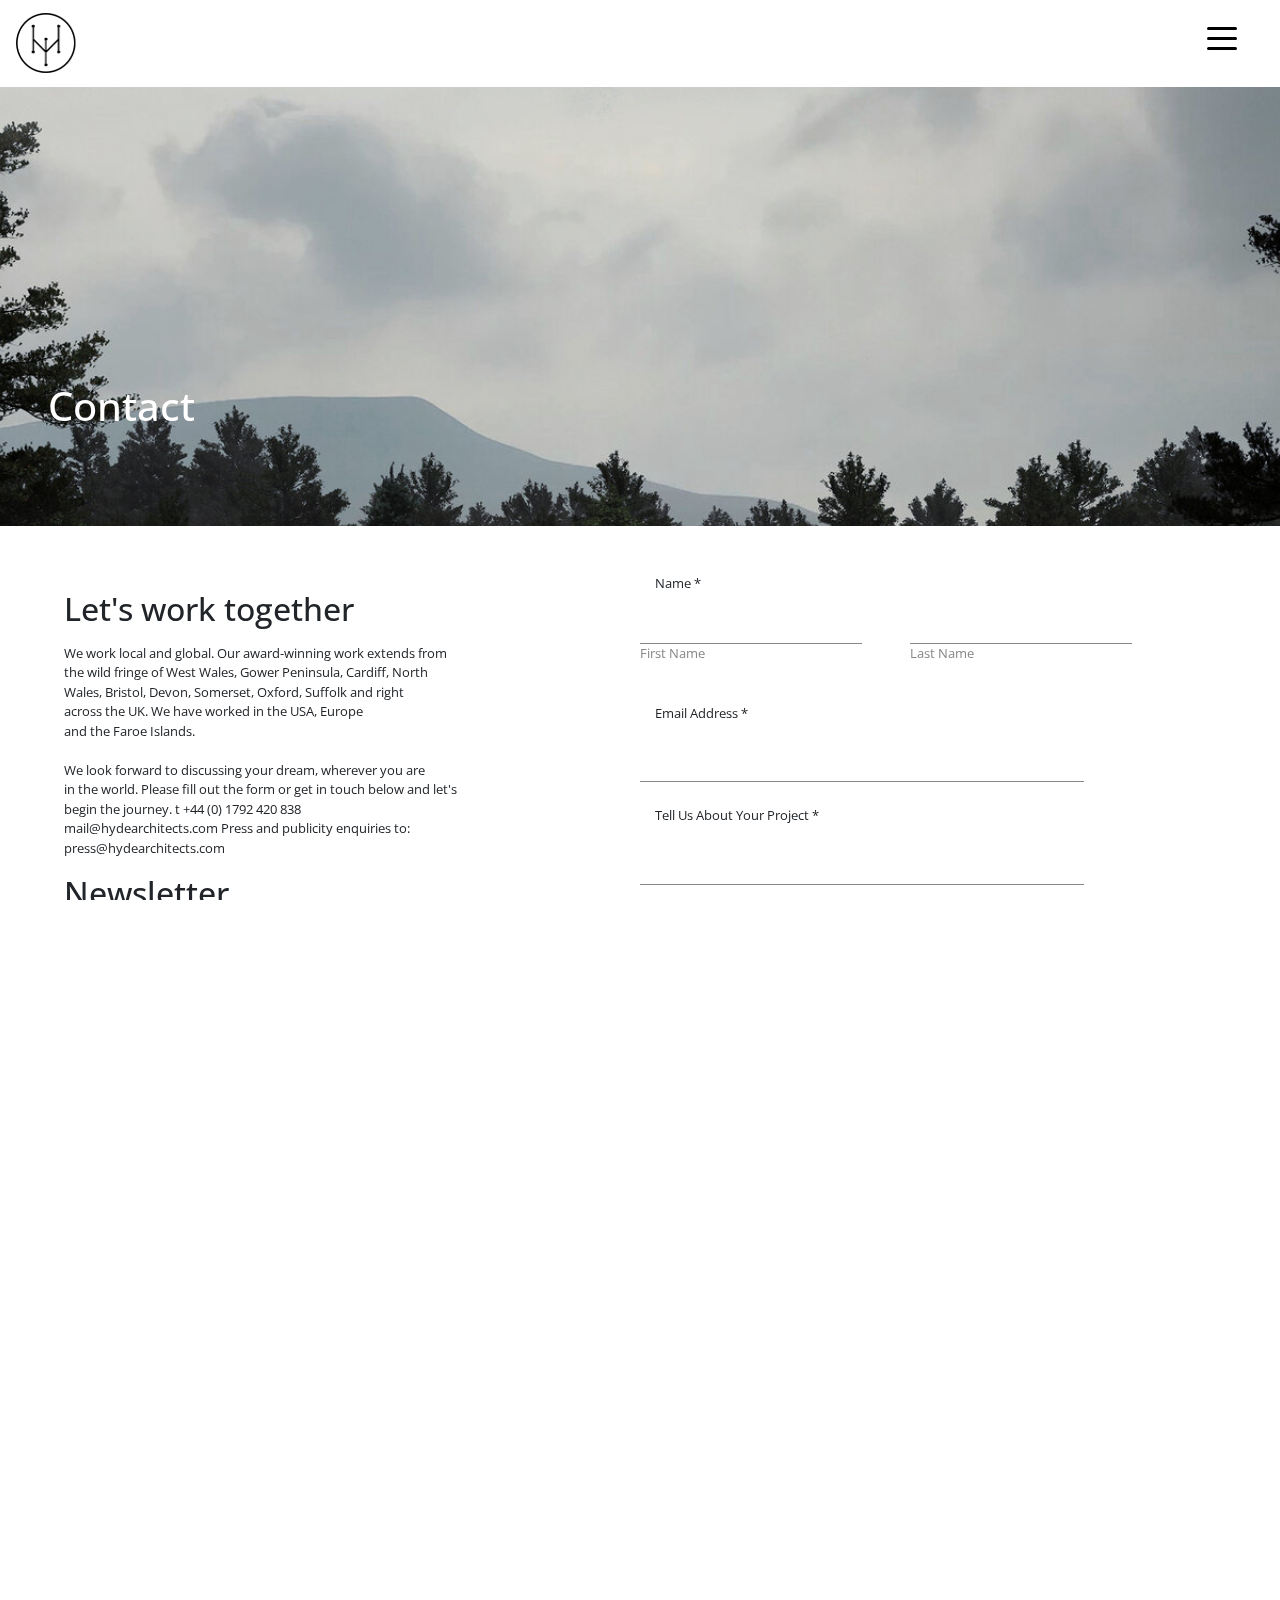
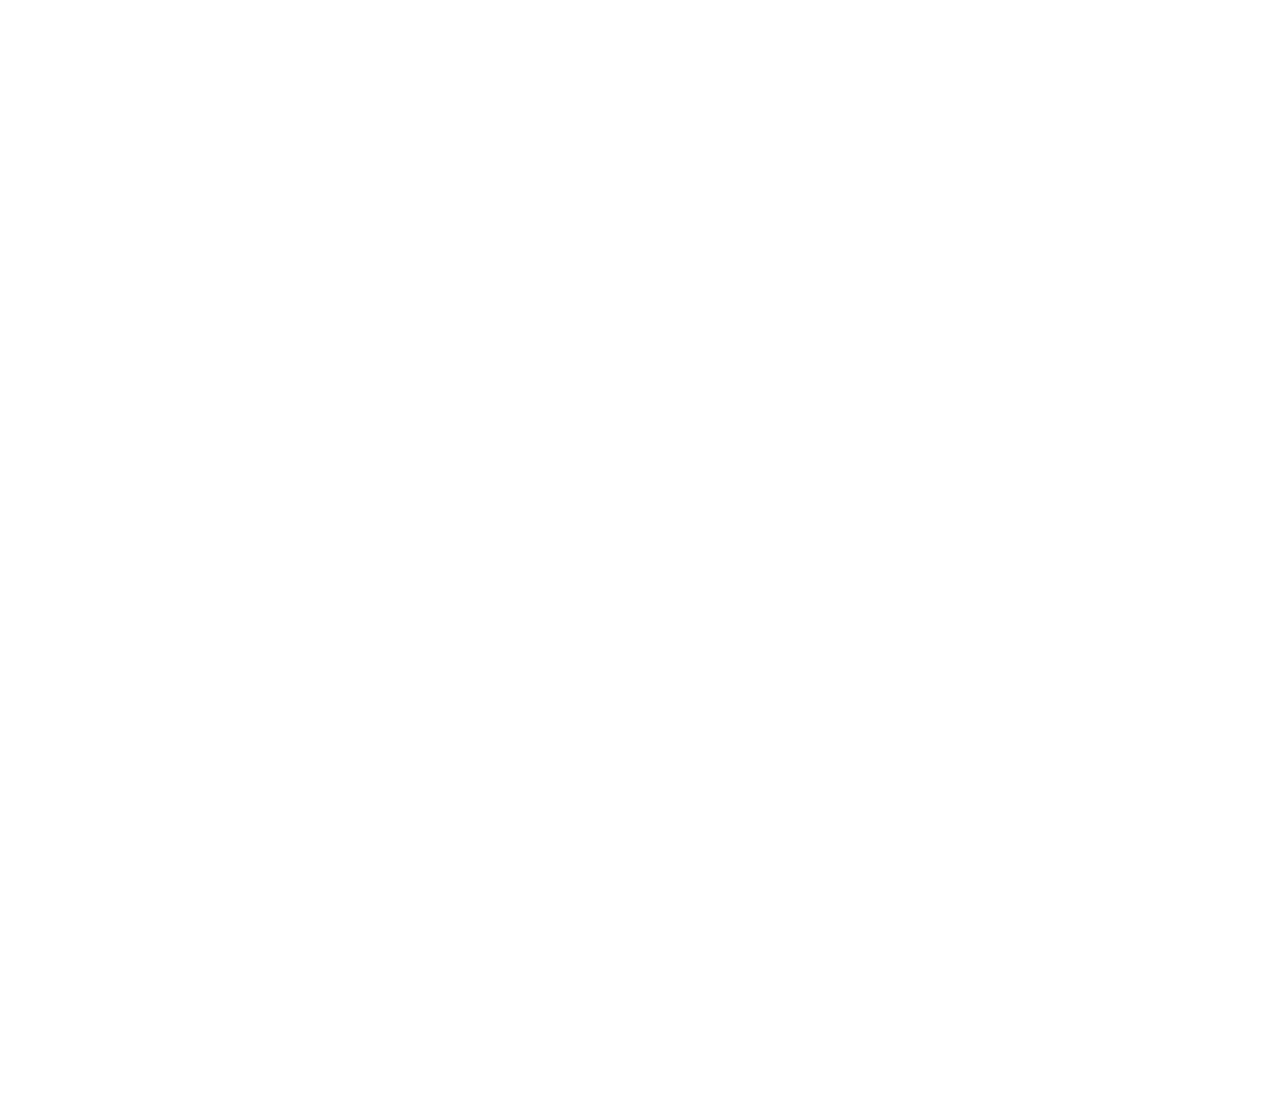
<file: contacts.html>
<!DOCTYPE html>
<html lang="en" style="overflow: hidden">
  <head>
    <meta charset="UTF-8" />
    <meta name="viewport" content="width=device-width, initial-scale=1.0" />
    <script
      src="https://code.jquery.com/jquery-3.5.1.slim.min.js"
      integrity="sha384-DfXdz2htPH0lsSSs5nCTpuj/zy4C+OGpamoFVy38MVBnE+IbbVYUew+OrCXaRkfj"
      crossorigin="anonymous"
    ></script>
    <script
      src="https://cdn.jsdelivr.net/npm/bootstrap@4.5.3/dist/js/bootstrap.bundle.min.js"
      integrity="sha384-ho+j7jyWK8fNQe+A12Hb8AhRq26LrZ/JpcUGGOn+Y7RsweNrtN/tE3MoK7ZeZDyx"
      crossorigin="anonymous"
    ></script>
    <link
      rel="stylesheet"
      href="https://maxcdn.bootstrapcdn.com/bootstrap/4.0.0/css/bootstrap.min.css"
      integrity="sha384-Gn5384xqQ1aoWXA+058RXPxPg6fy4IWvTNh0E263XmFcJlSAwiGgFAW/dAiS6JXm"
      crossorigin="anonymous"
    />
    <link
      rel="stylesheet"
      href="https://cdn.jsdelivr.net/npm/bootstrap-icons@1.3.0/font/bootstrap-icons.css"
    />
    <link
      rel="stylesheet"
      href="https://stackpath.bootstrapcdn.com/font-awesome/4.7.0/css/font-awesome.min.css"
      integrity="sha384-wvfXpqpZZVQGK6TAh5PVlGOfQNHSoD2xbE+QkPxCAFlNEevoEH3Sl0sibVcOQVnN"
      crossorigin="anonymous"
    />
    <link rel="preconnect" href="https://fonts.gstatic.com" />
    <link
      href="https://fonts.googleapis.com/css2?family=Open+Sans:wght@300&display=swap"
      rel="stylesheet"
    />
    <link rel="stylesheet" href="css/styles.css" />
    <link rel="stylesheet" href="css/menu.css" />
    <link rel="stylesheet" href="css/contacts.css" />
    <title>Document</title>
  </head>
  <body>
    <nav class="navbar navbar-expand-lg navbar-light bg-white mb-5 pb-5">
      <a class="navbar-brand" href="index.html"
        ><img class="Mobile-bar-branding-logo" src="/images/logo.png"
      /></a>
      <div class="menu-container">
        <input type="checkbox" class="toggler" />
        <div class="hamburger">
          <div></div>
        </div>
        <div class="menu">
          <div>
            <div>
              <ul>
                <li>
                  <a href="index.html">Home</a>
                </li>
                <li>
                  <a href="works.html">Works</a>
                </li>
                <li>
                  <a href="objects.html">Objects</a>
                </li>
                <li>
                  <a href="journal.html">Journal</a>
                </li>
                <li>
                  <a href="studio.html">Studio</a>
                </li>
                <li>
                  <a href="contacts.html">Contact</a>
                </li>
              </ul>
            </div>
          </div>
        </div>
      </div>
    </nav>
    <div class="parallax mt-3 pt-3">
      <div class="mt-5 pt-5">
        <h1 class="align-text-bottom mt-5 p-5 text-white">Contact</h1>
      </div>

      <div class="content-outer">
        <div class="content-inner">
          <div class="m-5 pt-5">
            <div class="row">
              <div class="col-sm">
                <h2 class="m-3">Let's work together</h2>
                <p class="text-justify text-left m-3">
                  We work local and global. Our award-winning work extends from
                  <br />the wild fringe of West Wales, Gower Peninsula, Cardiff,
                  North <br />Wales, Bristol, Devon, Somerset, Oxford, Suffolk
                  and right<br />
                  across the UK. We have worked in the USA, Europe<br />
                  and the Faroe Islands. <br /><br />
                  We look forward to discussing your dream, wherever you are<br />
                  in the world. Please fill out the form or get in touch below
                  and let's <br />begin the journey. t +44 (0) 1792 420 838<br />
                  mail@hydearchitects.com Press and publicity enquiries to:<br />
                  press@hydearchitects.com
                </p>
                <h2 class="m-3">Newsletter</h2>
                <p class="text-justify text-left m-3">
                  Our newsletter is here to inspire you.<br />
                  A curation of good things.
                </p>
                <div class="col-sm m-3 mt-5">
                  <div class="row">
                    <div>
                      <input
                        class="inp"
                        placeholder="Email Address"
                        style="color: #888"
                      />
                    </div>
                    <div>
                      <h6 class="ml-2">Sign Up</h6>
                    </div>
                  </div>
                </div>
                <p class="mt-3 ml-3">We respect your privacy</p>
              </div>

              <div class="col-sm">
                <p>Name *</p>
                <div class="row">
                  <div>
                    <input class="inp mr-5" placeholder="" style="color: #888" />
                    <p style="color: #888;">First Name</p>
                  </div>
                  <div>
                    <input class="inp" placeholder="" style="color: #888" />
                    <p style="color: #888;">Last Name</p>
                  </div>
                </div>
                  
                  <p class="mt-4 mb-4">Email Address *</p>
                  <div class="row">
                  <input class="inp" placeholder="" style="color: #888" />
                  <input class="inp" placeholder="" style="color: #888" />
                  </div>

                  <p class="mt-4 mb-4">Tell Us About Your Project *</p>
                  <div class="row">
                  <input class="inp" placeholder="" style="color: #888" />
                  <input class="inp" placeholder="" style="color: #888" />
                  </div>

                  <div class="btn-group mt-4" aria-label="Basic outlined example">
                    <button type="button" class="btn btn-outline-black" style="background-color: transparent;border-color: black;">
                      Submit
                    </button>
                
              </div>
            </div>
          </div>
        </div>
      </div>
          <!-- below Image -->
          <div>
            <h3 class="text-justify text-center text-white centeredd ">We are always interested to hear from exceptionally talented people to join our team.</h3>  
     <img src="/images/hyde-and-hyde-utsuroi-house.jpg" height="50%" style="width: 100%;
     height: auto; max-height: 50vw;">
  <hr class="mb-3 mt-3"> 
  <div class="btn-group centered" aria-label="Basic outlined example">
      <button type="button" class="btn btn-outline-black " style="background-color: transparent;border-color: white">
        <p class="text-white text-center"> See current Openings </p> 
      </button>  
 
  </div>
</div>
      <!-- footer -->
      <footer class="bg-white mt-5">
        <div class="container">
          <div class="row">
            <div class="col-sm">
              <h3>Cardiff</h3>
              <p>
                Hyde + Hyde Architects<br />
                Sophia House<br />
                28 Cathedral Road<br />
                Cardiff<br />
                CF11 9LJ <br /><br />Map
              </p>
            </div>
            <div class="col-sm">
              <h3>Swansea</h3>
              <p>
                Hyde + Hyde Architects <br />
                Royal Buildings <br />
                10 Princess Way <br />
                Swansea SA1 3LW <br /><br />
                Map
              </p>
            </div>
            <div class="col-sm">
              <h3>Oxford</h3>
              <p>
                Hyde + Hyde Architects <br />
                Belsyre Court, 1st Floor <br />57 Woodstock Road<br />
                Oxford <br />OX2 6HJ<br /><br />
                Map
              </p>
            </div>
            <div class="col-sm"></div>
          </div>
          <div class="row mt-5">
            <div class="col-sm">
              <h3>Information</h3>
              <p>
                Newsletter<br />
                Opportunities <br />
                Privacy + Terms<br />
                Recognition<br />
                Sustainability<br />
              </p>
            </div>
            <div class="col-sm">
              <h3>Contact</h3>
              <p>
                t +44 (0) 1792 420 838 mail@hydearchitects.com
                <br />
                Press and publicity enquiries to press@hydearchitects.com
              </p>
            </div>
            <div class="col-sm">
              <h3>Subscribe</h3>
              <br />
              <p>
                Our newsletter is here to inspire you. A curation of good
                things.
              </p>
              <input
                type="text"
                placeholder="Email address"
                class="placeholder"
              />
              <p class="text-dark pt-2">Subscribe</p>
            </div>
            <div class="col-sm">
              <h3>Social</h3>
              <p>
                Instagram<br />
                Twitter<br />
                Pinterest<br />Facebook
              </p>
            </div>
          </div>
          <div class="row pt-5 pb-0">
            <p class="text-bottom bot">
              Site by The Printer's Son <br />
              Copyright &copy; 2006-2021.<br />
              Hyde + Hyde Architects.
            </p>
            <p class="text-bottom botplot">Top of page</p>
          </div>
          <div class="row">
            <img
              class="logoImg"
              src="images/ribalogo.jpg"
              height="70px"
              width="70px"
            />
          </div>
        </div>
      </footer>

      <!-- first par div -->
    </div>
  </body>
</html>
</file>
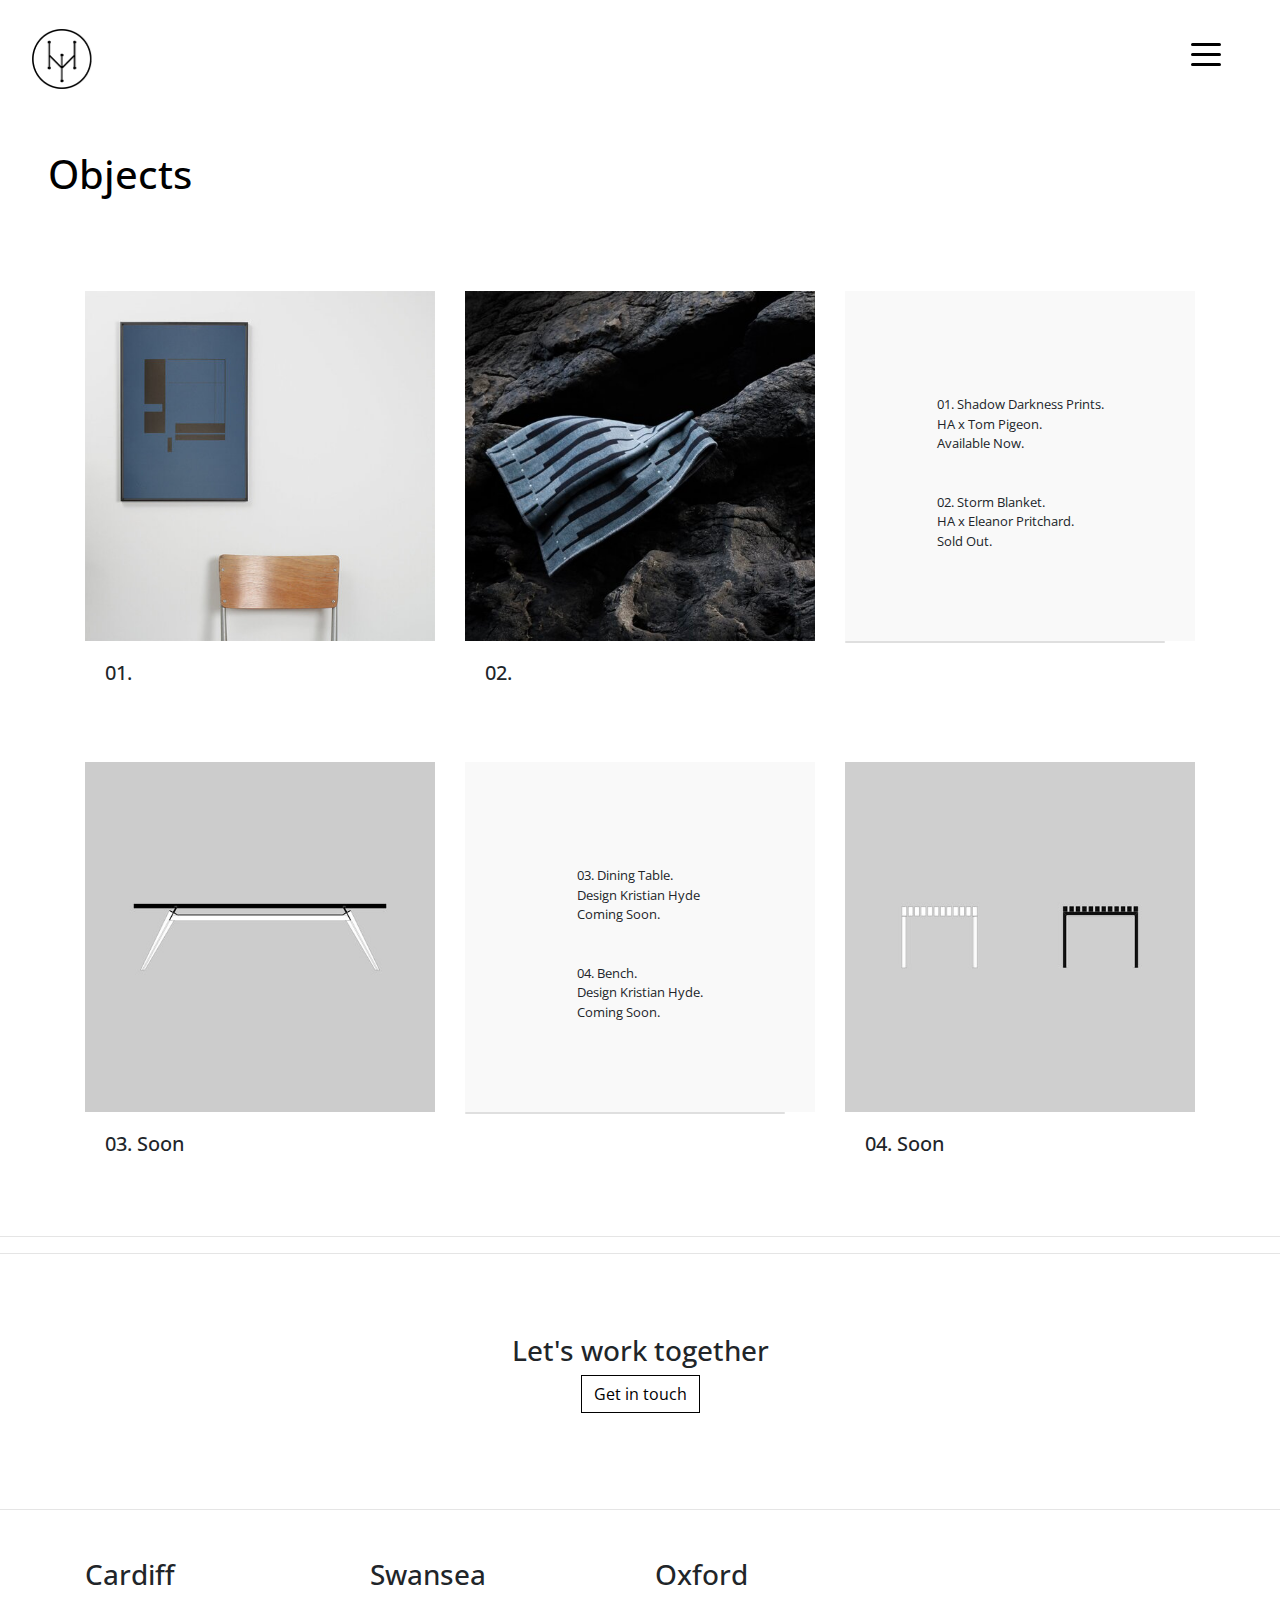
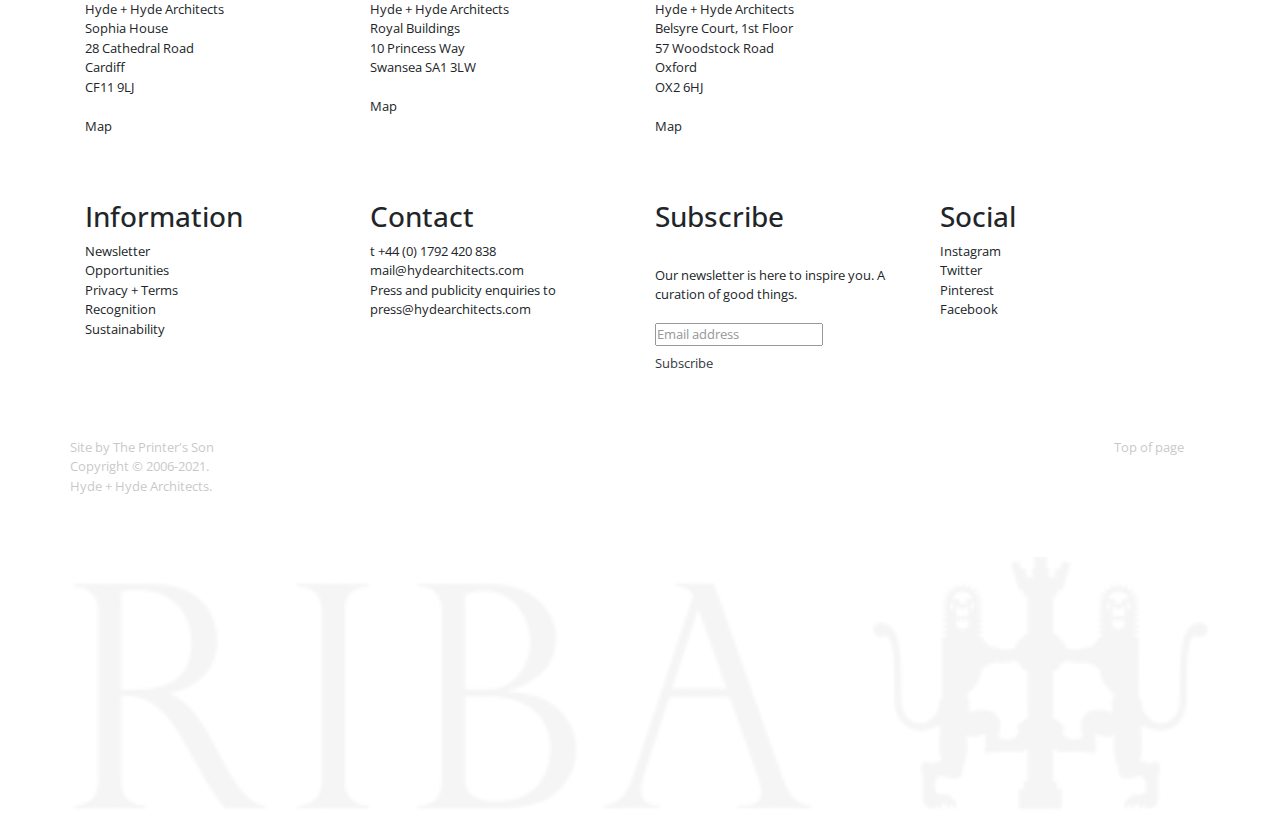
<file: objects.html>
<!DOCTYPE html>
<html lang="en">
  <head>
    <meta charset="UTF-8" />
    <meta name="viewport" content="width=device-width, initial-scale=1.0" />
    <script
      src="https://code.jquery.com/jquery-3.5.1.slim.min.js"
      integrity="sha384-DfXdz2htPH0lsSSs5nCTpuj/zy4C+OGpamoFVy38MVBnE+IbbVYUew+OrCXaRkfj"
      crossorigin="anonymous"
    ></script>
    <script
      src="https://cdn.jsdelivr.net/npm/bootstrap@4.5.3/dist/js/bootstrap.bundle.min.js"
      integrity="sha384-ho+j7jyWK8fNQe+A12Hb8AhRq26LrZ/JpcUGGOn+Y7RsweNrtN/tE3MoK7ZeZDyx"
      crossorigin="anonymous"
    ></script>
    <link
      rel="stylesheet"
      href="https://maxcdn.bootstrapcdn.com/bootstrap/4.0.0/css/bootstrap.min.css"
      integrity="sha384-Gn5384xqQ1aoWXA+058RXPxPg6fy4IWvTNh0E263XmFcJlSAwiGgFAW/dAiS6JXm"
      crossorigin="anonymous"
    />
    <link
      rel="stylesheet"
      href="https://cdn.jsdelivr.net/npm/bootstrap-icons@1.3.0/font/bootstrap-icons.css"
    />
    <link
      rel="stylesheet"
      href="https://stackpath.bootstrapcdn.com/font-awesome/4.7.0/css/font-awesome.min.css"
      integrity="sha384-wvfXpqpZZVQGK6TAh5PVlGOfQNHSoD2xbE+QkPxCAFlNEevoEH3Sl0sibVcOQVnN"
      crossorigin="anonymous"
    />
    <link rel="preconnect" href="https://fonts.gstatic.com" />
    <link
      href="https://fonts.googleapis.com/css2?family=Open+Sans:wght@300&display=swap"
      rel="stylesheet"
    />
    <link rel="stylesheet" href="css/styles.css" />
    <link rel="stylesheet" href="css/menu.css" />
    <title>Document</title>
  </head>
  <body style="margin: 0; padding: 0">
    <nav class="navbar navbar-expand-lg navbar-light bg-white m-3">
      <a class="navbar-brand" href="index.html"
        ><img class="Mobile-bar-branding-logo" src="/images/logo.png"
      /></a>
      <div class="menu-container">
        <input type="checkbox" class="toggler" />
        <div class="hamburger">
          <div></div>
        </div>
        <div class="menu">
          <div>
            <div>
              <ul>
                <li>
                  <a href="index.html">Home</a>
                </li>
                <li>
                  <a href="works.html">Works</a>
                </li>
                <li>
                  <a href="objects.html">Objects</a>
                </li>
                <li>
                  <a href="journal.html">Journal</a>
                </li>
                <li>
                  <a href="studio.html">Studio</a>
                </li>
                <li>
                  <a href="contacts.html">Contact</a>
                </li>
              </ul>
            </div>
          </div>
        </div>
      </div>
    </nav>
    <div class="m-5">
      <h1 style="color: black; display: flex; justify-content: flex-start">
        Objects
      </h1>
    </div>

    <div class="container fluid mb-5">
      <div class="row">
        <div class="col-sm">
          <img
            class="card-img-top"
            src="/images/object01.jpg"
            alt="Card image cap"
          />
          <div class="card border-0" style="width: 20rem">
            <div class="card-body">
              <h5 class="card-title">01.</h5>
            </div>
          </div>
        </div>

        <div class="col-sm">
          <img
            class="card-img-top"
            src="/images/object02.jpg"
            alt="Card image cap"
          />
          <div class="card border-0" style="width: 20rem">
            <div class="card-body">
              <h5 class="card-title">02.</h5>
            </div>
          </div>
        </div>

        <div class="col-sm">
          <img src="images/grayback.jpg" alt="Flying Kites" />
          <div class="centered" style="background-color: #f9f9f9;">
            <p>
              01. Shadow Darkness Prints.<br />
              HA x Tom Pigeon. <br />
              Available Now.<br />
              <br /><br />
              02. Storm Blanket.<br />
              HA x Eleanor Pritchard.<br />
              Sold Out.<br />
            </p>
          </div>
          <div class="card" style="width: 20rem"></div>
        </div>
      </div>
      <div class="row">
        <div class="col-sm">
          <img
            class="card-img-top"
            src="/images/object03.jpg"
            alt="Card image cap"
          />
          <div class="card border-0" style="width: 20rem">
            <div class="card-body">
              <h5 class="card-title">03. Soon</h5>
            </div>
          </div>
        </div>

        

        <div class="col-sm">
          <img src="images/grayback.jpg" alt="Flying Kites" />
          <div class="centered" style="background-color: #f9f9f9;">
            <p>
              03. Dining Table.<br />
              Design Kristian Hyde <br />
              Coming Soon.<br />
              <br /><br />
              04. Bench.<br />
              Design Kristian Hyde.<br />
              Coming Soon.<br />
            </p>
          </div>
          <div class="card" style="width: 20rem"></div>
        </div>

        <div class="col-sm">
            <img
              class="card-img-top"
              src="/images/object04.jpg"
              alt="Card image cap"
            />
            <div class="card border-0" style="width: 20rem">
              <div class="card-body">
                <h5 class="card-title">04. Soon</h5>
              </div>
            </div>
          </div>
      </div>
    </div>
    <hr class="mt-3 mb-3">
    <hr class="mt-3 mb-3">
    <div class="hero jumbotron text-center bg-white">
        <h3>Let's work together</h3>
        <div class="btn-group" aria-label="Basic outlined example">
            <button type="button" class="btn btn-outline-black" style="border-color: black; background-color: transparent; border-radius: 0;">Get in touch</button>
          </div>
    </div>
    <hr class="mb-3 mt-3">


    </div>


    <!-- footer -->
    <footer class="bg-white mt-5">
        <div class="container">
          <div class="row">
            <div class="col-sm">
              <h3>Cardiff</h3>
              <p>
                Hyde + Hyde Architects<br >
                Sophia House<br>
                28 Cathedral Road<br >
                Cardiff<br >
                CF11 9LJ <br><br>Map
              </p>
            </div>
            <div class="col-sm">
              <h3>Swansea</h3>
              <p>
                Hyde + Hyde Architects <br />
                Royal Buildings <br>
                10 Princess Way <br>
                Swansea SA1 3LW <br><br>
                Map
              </p>
            </div>
            <div class="col-sm">
              <h3>Oxford</h3>
              <p>
                Hyde + Hyde Architects <br>
                Belsyre Court, 1st Floor <br>57 Woodstock Road<br>
                Oxford <br>OX2 6HJ<br><br>
                Map
              </p>
            </div>
            <div class="col-sm">

            </div>
          </div>
          <div class="row mt-5">
            <div class="col-sm">
              <h3>Information</h3>
              <p>
                Newsletter<br>
                Opportunities <br>
                Privacy + Terms<br>
                Recognition<br>
                Sustainability<br>
              </p>
            </div>
            <div class="col-sm">
              <h3>Contact</h3>
              <p>
                t +44 (0) 1792 420 838 mail@hydearchitects.com
                <br>
                Press and publicity enquiries to press@hydearchitects.com
              </p>
            </div>
            <div class="col-sm">
                <h3>Subscribe</h3>
                <br> <p>Our newsletter is here to inspire you. A curation of good things.</p>
                <input type="text" placeholder="Email address" class="placeholder">
                <p class="text-dark pt-2">Subscribe</p>
            </div>
            <div class="col-sm">
                <h3>Social</h3>
                <p>Instagram<br>
                Twitter<br>
                Pinterest<br>Facebook</p>
            </div>
          </div>
             <div class="row pt-5 pb-0">
                <p class="text-bottom bot">Site by The Printer's Son <br>
                    Copyright &copy; 2006-2021.<br>
                    Hyde + Hyde Architects.
                </p>
                <p class="text-bottom botplot">Top of page</p> 
            </div>
            <div class="row">
                <img class="logoImg" src="images/ribalogo.jpg" height="70px" width="70px">
            </div>
            
        </div>
      </footer>
  </body>
</html>
</file>
<file: css/styles.css>
*{
    margin:0 ;
    padding:0;
    box-sizing:border-boxs;
}

body{
    font-family: 'Open Sans', sans-serif;
}

.Mobile-bar-branding-logo {
    width: 60px;
}
.img-fluid{
    height: 280px;
    width: "100%";
}

/* footer */
h4{
    font-size: medium;
}
p{
    font-size: small;
}
.placeholder{
    font-size: small;
    opacity: 0.75;
}
.text-bottom{
    opacity: 0.75;
}
.bot{
    opacity: 0.25 !important;
}
.botplot{
    opacity: 0.25 !important;
    padding-left: 900px;
}
.logoImg{
    opacity: 0.2;
    text-align: left;
}


/* bool */

.bottom-left {
    position: absolute;
    bottom: 8px;
    left: 16px;
    padding-left: 20px;
    text-align: left;
  }
  .top-left {
    position: absolute;
    top: 8px;
    left: 16px;
    margin-top: 55px;
    margin-left: 25px;
    text-align: left;
  }
  
  .image-box {
    position: relative;
    text-align: center;
    color: white;
  }
  .row img {
    height: auto;
    width: 100%;
    max-width: 100%;
    padding-top: 5vh;
  }
  
  a {
    color: white;
    text-decoration: none;
  }
  
  a:hover {
    color: white;
    text-decoration: none;
    cursor: pointer;
  }
  
  .row {
    position: relative;
  }
  
  .box {
    position: relative;
    padding-bottom: 5vh;
    display: inline-block; /* Make the width of box same as image */
  }
  .box .text {
    position: absolute;
    z-index: 999;
    margin: 0 auto;
    color: black;
    left: 0;
    right: 0;
    margin-left: 20px;
    top: 40%; /* Adjust this value to move the positioned div up and down */
    text-align: left;
    width: auto;
    font-family: sans-serif;
    font-weight: lighter;
    font-size: 15px !important;
    height: auto; /* Set the width of the positioned div */
  }
  
  .carousel-item img {
    height: 300px !important;
    width: auto;
  }
  .button{
    color: black;
  }

  .centered {
    position: absolute;
    top: 50%;
    left: 50%;
    transform: translate(-50%, -50%);
  }
</file>
<file: css/menu.css>
.menu-container{
    position:absolute;
    top:0;
    right:6rem;
    z-index: 2;
}
.toggler{
    position: absolute;
    top:0.5rem;
    left:0.5rem;
    width:60px;
    height:60px;
    border-radius: 50%;
    opacity: 0;
    z-index: 3;
    cursor: pointer;
}
.hamburger{
    position: absolute;
    top:0.5rem;
    left:0.5rem;
    width:60px;
    height: 60px;
    border-radius: 50%;
    background-color:transparent;
    display: flex;
    justify-content: center;
    align-items: center;
    z-index: 2;
}
.hamburger>div{
    content:'';
    position:absolute;
    width: 50%;
    height: 3px;
    border-radius: 1.5px;
    background-color: #000;
    transition: .4s;
}
.hamburger>div:before,.hamburger>div:after{
    content:'';
    position:absolute;
    width: 100%;
    height: 3px;
    border-radius: 1.5px;
    background-color: #000;
}
.hamburger>div:before{
    top:-10px;
}
.hamburger>div:after{
    top:10px;
}
.toggler:checked+.hamburger>div{
    transform: rotate(135deg);
}
.toggler:checked:hover+.hamburger>div{
    transform: rotate(225deg);
}
.toggler:checked+.hamburger>div:after,.toggler:checked+.hamburger>div:before{
transform: rotate(90deg);
top:0;
}

.toggler:checked ~ .menu{
    visibility: visible;
}
.toggler:checked ~ .menu >div{
    transform:translateX(-50%) translateY(-50%);
}
.toggler:checked ~ .menu >div >div{
opacity: 1;
}

.menu{
    position:fixed;
    top:0;
    left:0;
    width: 100vw;
    height:100vh;
    visibility:hidden; 
    transition: .6s;
}

.menu>div{
    position:absolute;
    width:1600px;
    height: 1600px;
    border-radius: 50%;
    top:50%;
    left:50%;
    transform: translateX(-150%) translateY(-50%);
    background-color: gray;   
    background-image: url("/images/lucas-franco-aRTjFXs6HNc-unsplash.jpg");
    transition:0.6s;
    display: flex;
    justify-content: center;
    align-items: center;

}

.menu>div>div{
    max-width: 90vw;
    max-height: 100vh;
    display: flex;
    justify-content: center;
    align-items: center;
    opacity: 0;
    
}

.menu>div>div>ul>li{
    list-style: none;
}

.menu>div>div>ul>li>a{
    text-decoration: none;
    margin: .5rem;
    display: inline-block;
    font-size: 1.2rem;
    font-weight: bold;
    
    color:#fff;
    transition: .3s;
}

.menu>div>div>ul>li>a:hover{
    color:#fff44f
}
</file>
<file: css/contacts.css>
body{
    width: 100vw;
	height: 100vh;
	overflow-x: hidden;
	overflow-y: auto;
	perspective: 1px;
	-webkit-perspective: 1px;
	transform-style: preserve-3d;
    -webkit-transform-style: preserve-3d;
}

div.parallax {
	width: 100vw;
	height: 100vh;
	position: relative;
	transform-style: preserve-3d;
	-webkit-transform-style: preserve-3d;
}

div.parallax:after {
	background-image: url(/images/hyde-hyde-black-mountain-research-centre.jpg);
	background-repeat: no-repeat;
	background-position: center;
	background-size: cover;
	position: absolute;
	top: 0px;
	left: 0px;
	right: 0px;
	bottom: 0px;
	z-index: -1;
	content: "";
	transform: translateZ(-1px) scale(2);
	-webkit-transform: translateZ(-1px) scale(2);
}

div.content-outer {
	width: 100%;
	background-color: white;
	perspective: 2px;
	-webkit-perspective: 2px;
}

html, body {
	padding: 0px;
	margin: 0px;
}

.inp {
    border:none;
    border-bottom: 0.5px solid #888;
    padding: 5px 10px;
    outline: none;
 }

[placeholder]:focus::-webkit-input-placeholder {
    transition: text-indent 0.4s 0.4s ease; 
    text-indent: -100%;
    opacity: 1;
 }


 div.parallax2 {
	width: 100vw;
	height: 100vh;
	position: relative;
	transform-style: preserve-3d;
	-webkit-transform-style: preserve-3d;
}

div.parallax2:after {
	background-image: url(/images/hyde-and-hyde-utsuroi-house.jpg);
	background-repeat: no-repeat;
	background-position: center;
	background-size: cover;
	position: absolute;
	top: 0px;
	left: 0px;
	right: 0px;
	bottom: 0px;
	z-index: -1;
	content: "";
	transform: translateZ(-1px) scale(2);
	-webkit-transform: translateZ(-1px) scale(2);
}



.centered {
	position: absolute;
	top: 50%;
	left: 50%;
	transform: translate(-50%, -50%);
  }
  .centeredd {
	position: absolute;
	top: 45%;
	left: 50%;
	transform: translate(-50%, -50%);
  }
</file>
